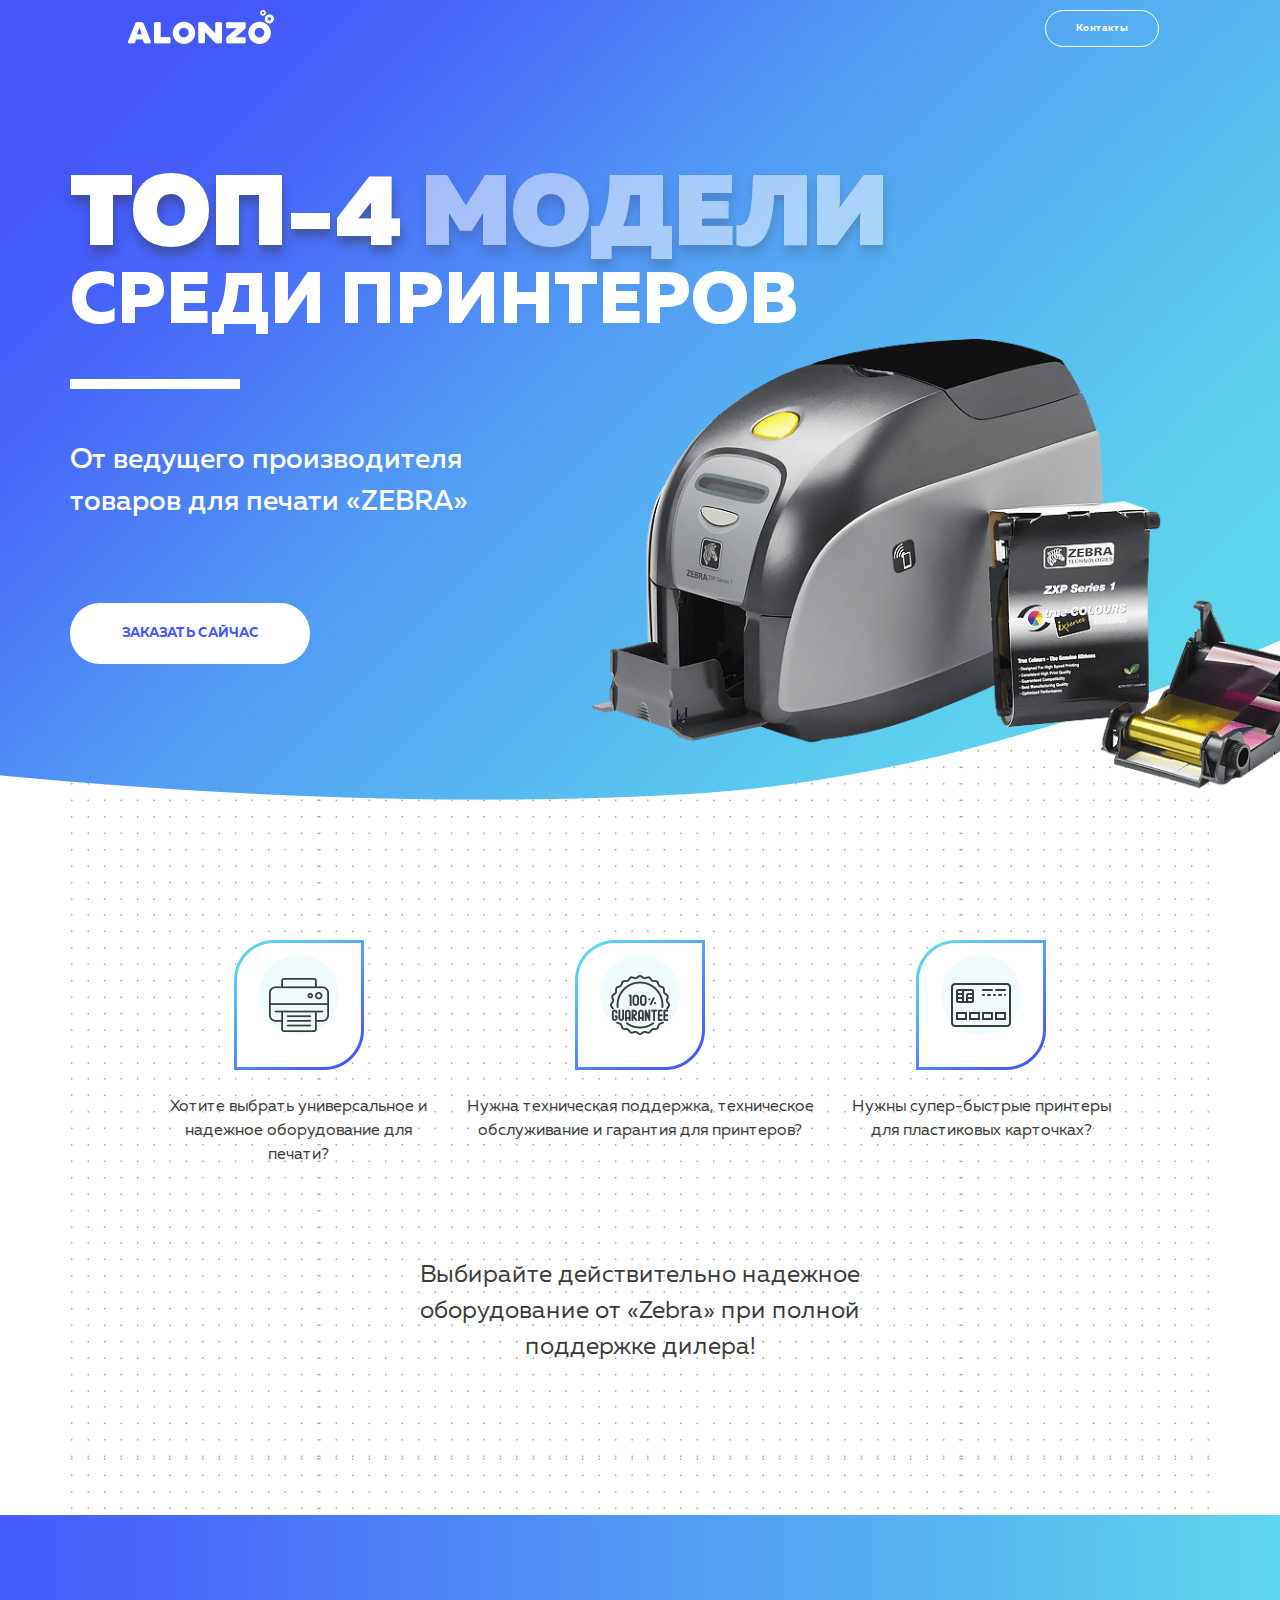
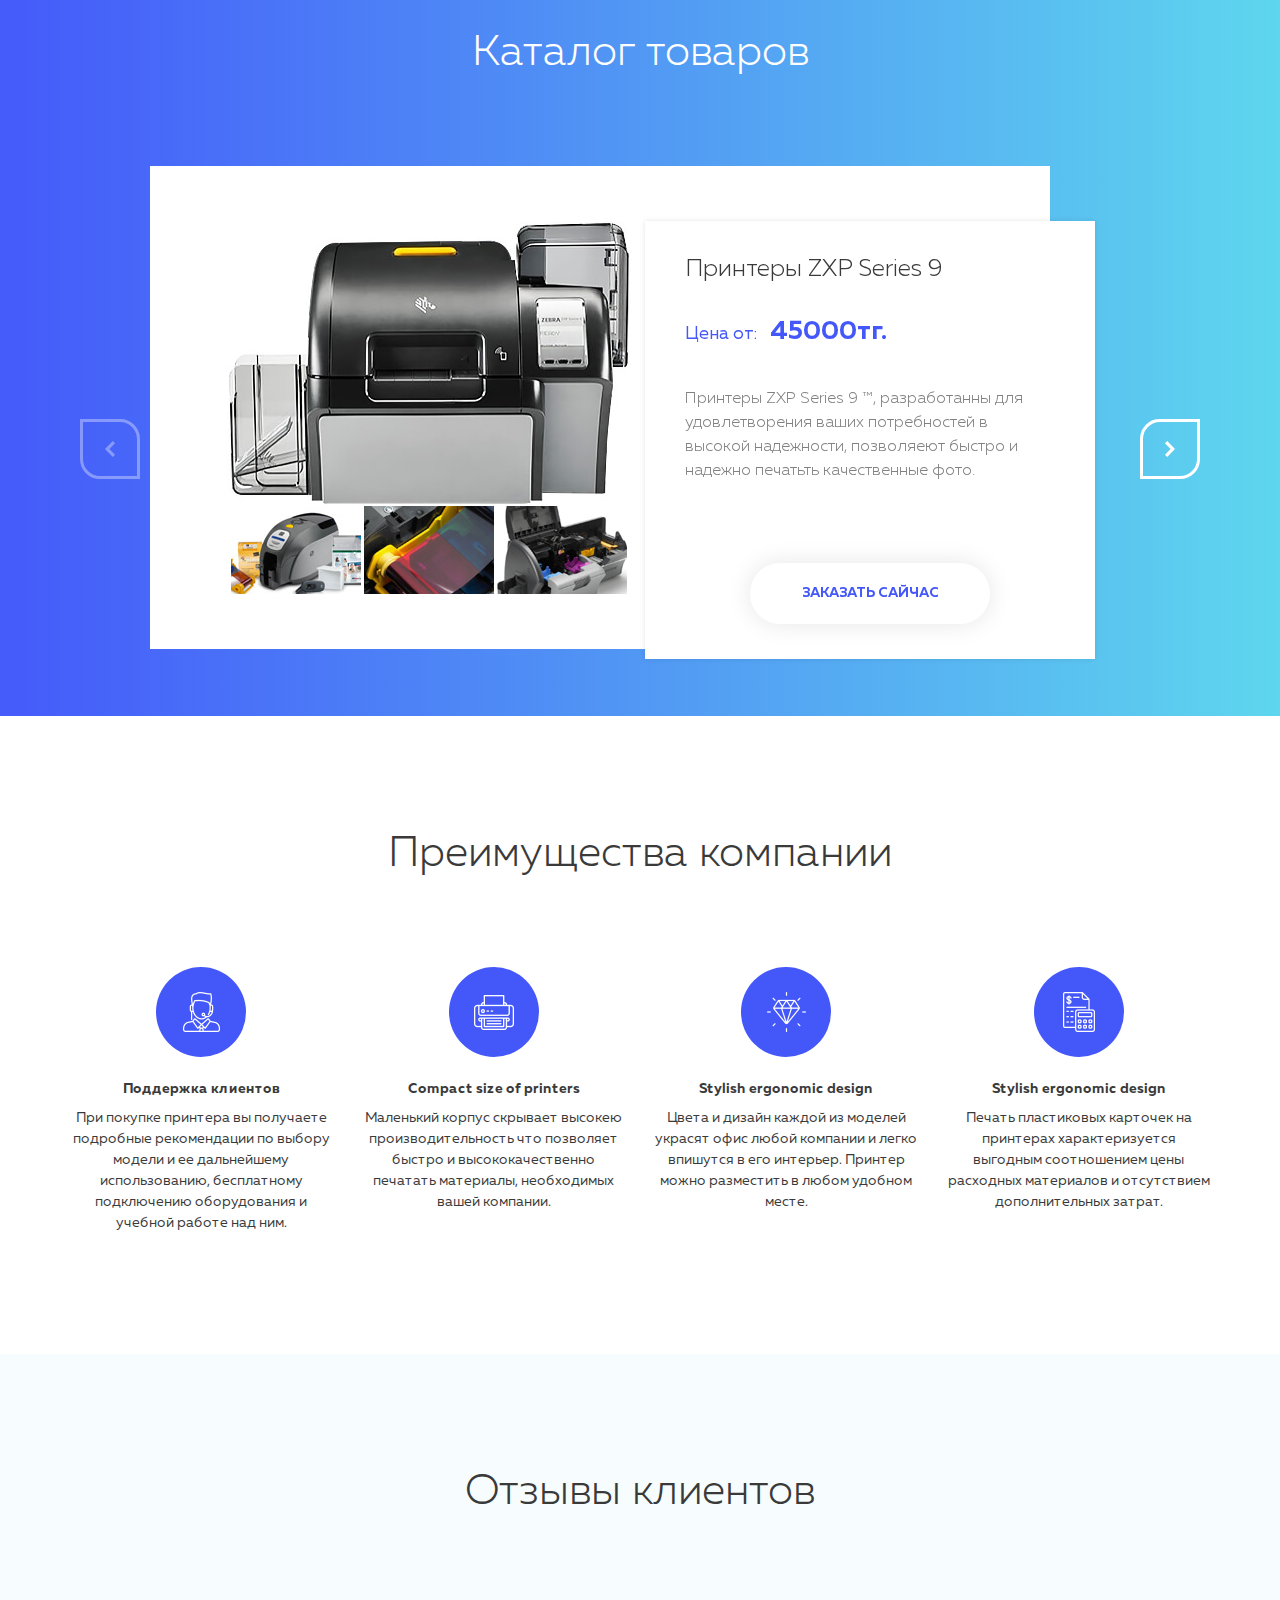
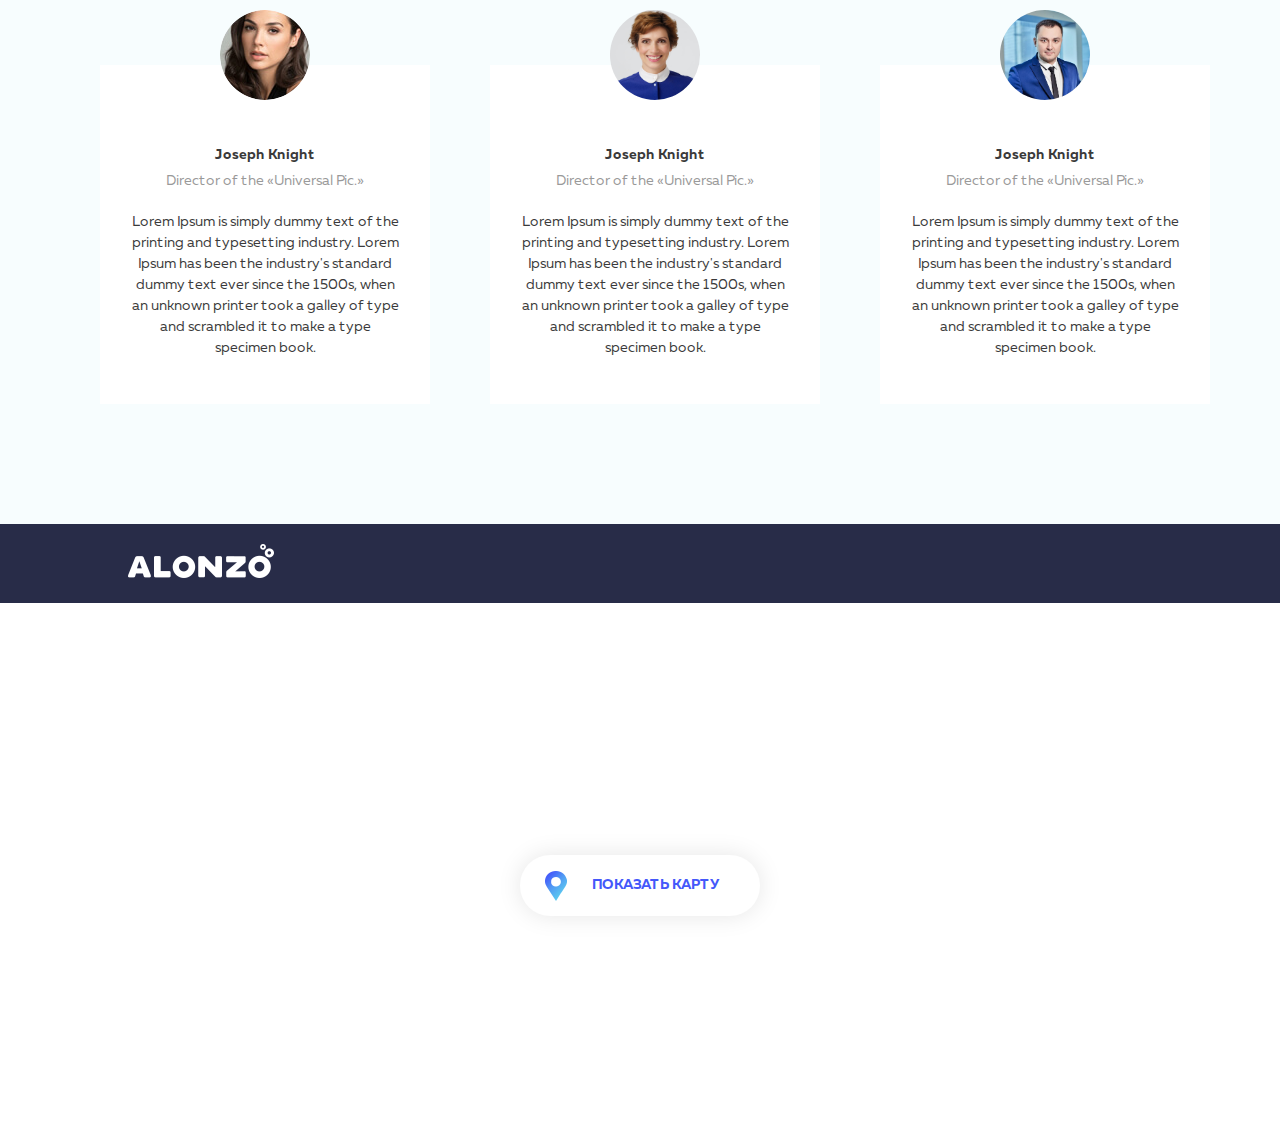
<file: alonzo.kz/index.html>
<!DOCTYPE html>
<html class="no-js" lang="ru">

<head>

	<meta charset="utf-8">

	<title>Alonzo.kz</title>
	<meta name="description" content="">

	<meta http-equiv="X-UA-Compatible" content="IE=edge">
	<meta name="viewport" content="width=device-width, initial-scale=1, maximum-scale=1">

	<meta property="og:image" content="path/to/image.jpg">

	<link rel="shortcut icon" href="img/favicon/favicon.ico" type="image/x-icon">
	<link rel="apple-touch-icon" href="img/favicon/apple-touch-icon.png">
	<link rel="apple-touch-icon" sizes="72x72" href="img/favicon/apple-touch-icon-72x72.png">
	<link rel="apple-touch-icon" sizes="114x114" href="img/favicon/apple-touch-icon-114x114.png">

	<link rel="stylesheet" href="css/bootstrap.min.css">

	<link rel="stylesheet" href="js/swiper/swiper.min.css">
	<link rel="stylesheet" href="css/fonts.min.css">
	<link rel="stylesheet" href="css/header.min.css">


</head>

<body>
	
	<header>
		<div class="container l-grid "> 
			<div class="row">

				<div class="col-sm-3 col-xs-6">
					<div class="header__logo">
						<h1 class="logo">
							<a href="" alert="Alonzo.kz"> </a>
						</h1>
					</div>
				</div>

				<div class="col-sm-2 col-sm-offset-7 col-xs-3 col-xs-offset-3">
					<a href="#contact" class="header__contact m-button">Контакты</a>
				</div>

			</div>
			<div class="row l-header__section">
				
				<div class="col-sm-9"> 
					<div class="header__title">
						<h2 class="header__title--main">
							Топ-4 
							<div class="header__title--main--opacity">модели</div>
						</h2>
						<h2 class="header__title--secondary">
							среди принтеров
						</h2>
					</div>
				</div>
				<div class="clearfix"></div>
				<div class="col-sm-5"> 
					<div class="header__text-desc">
						От ведущего производителя товаров для печати «ZEBRA»
					</div>
						<a href="" class="header__button m-button m-button--main">Заказать сайчас</a>
					
				</div>
				<div class="col-sm-8 col-xs-8 header__image"> 
					<img src="img/images/1.png" alt="" class="header__image--img">
				</div>


			</div>
		</div>
	</header>

	<div class="container l-grid "> 
		<section class="section-information">

			<div class="row">

				<div class="col-sm-3 section-information__cell col-sm-offset-1">
					<div class="section-information__cell--icon section-information__cell--print"> </div>
					<div class="section-information__cell--description">Хотите выбрать универсальное и надежное оборудование для печати?</div>
				</div>
				<div class="col-sm-4 section-information__cell">
					<div class="section-information__cell--icon section-information__cell--guarantee"> </div>
					<div class="section-information__cell--description">Нужна техническая поддержка, техническое обслуживание и гарантия для принтеров?</div>
				</div>
				<div class="col-sm-3 section-information__cell">
					<div class="section-information__cell--icon section-information__cell--card"> </div>
					<div class="section-information__cell--description">Нужны супер-быстрые принтеры для пластиковых карточках?</div>
				</div>

				<div class="col-sm-6 col-sm-offset-3 section-information__text">
					Выбирайте действительно надежное оборудование от «Zebra» при полной поддержке дилера!
				</div>
			</div>

		</section>
	</div>

	<section class="section-catalog">
		<div class="container l-grid "> 
			<div class="row">
				<h3 class="section__title section-catalog__title">Каталог товаров</h3>
				<div class="col-sm-12">
					
					<!-- Slider main container -->
					<div class="swiper-container">
					    <!-- Additional required wrapper -->
					    <div class="swiper-wrapper col-sm-10 col-sm-offset-1 col-xs-10">
					       <!-- Slides -->
					        <div class="swiper-slide">
					        <div class="row">
					        	<div class="row swiper-slide-block">
											<div class="col-sm-7 col-xs-6 swiper-slide__image">
					        			<div class="col-sm-12 col-xs-12 swiper-slide__image--main">

						        			<div class="row">
						        				<img src="img/images/1/1.jpg" alt="">
						        			</div>
					        				
					        			</div>
												<div class="col-sm-12 col-xs-12 swiper-slide__image--secondary">

													<div class="row">
														<img src="img/images/1/2.jpg" alt="">
														<img src="img/images/1/3.jpg" alt="">
														<img src="img/images/1/4.jpg" alt="">
													</div>
													
												</div>
					        		</div>
											<div class="col-sm-6 swiper-slide-description">
												<h4 class="swiper-slide-description-title">
													Принтеры ZXP Series 9
												</h4>
												<div class="swiper-slide-description-price">
													<div class="swiper-slide-description-price-from">Цена от:</div>
													<div class="swiper-slide-description-price-num">45000тг.</div>
												</div>
												<div class="swiper-slide-description-text">
													Принтеры ZXP Series 9 ™, разработанны для удовлетворения ваших потребностей в высокой надежности, позволяеют быстро и надежно печатьть качественные фото.
												</div>
												<div class="l-button">
													<a href="" class="header__button m-button m-button--main">Заказать сайчас</a>
												</div>
												
											</div>

					        	</div>
										</div>
					        </div>

									<!-- Slides -->
					        <div class="swiper-slide">
					        <div class="row">
					        	<div class="row swiper-slide-block">
											<div class="col-sm-7 col-xs-6 swiper-slide__image">
					        			<div class="col-sm-12 col-xs-12 swiper-slide__image--main">

						        			<div class="row">
						        				<img src="img/images/1/1.jpg" alt="">
						        			</div>
					        				
					        			</div>
												<div class="col-sm-12 col-xs-12 swiper-slide__image--secondary">

													<div class="row">
														<img src="img/images/1/2.jpg" alt="">
														<img src="img/images/1/3.jpg" alt="">
														<img src="img/images/1/4.jpg" alt="">
													</div>
													
												</div>
					        		</div>
											<div class="col-sm-6 swiper-slide-description">
												<h4 class="swiper-slide-description-title">
													Принтеры ZXP Series 9
												</h4>
												<div class="swiper-slide-description-price">
													<div class="swiper-slide-description-price-from">Цена от:</div>
													<div class="swiper-slide-description-price-num">$125</div>
												</div>
												<div class="swiper-slide-description-text">
													Принтеры ZXP Series 9 ™, разработанны для удовлетворения ваших потребностей в высокой надежности, позволяеют быстро и надежно печатьть качественные фото.
												</div>
												<div class="l-button">
													<a href="" class="header__button m-button m-button--main">Заказать сайчас</a>
												</div>
												
											</div>

					        	</div>
										</div>
					        </div>
					        
									<!-- Slides -->
					        <div class="swiper-slide">
					        <div class="row">
					        	<div class="row swiper-slide-block">
											<div class="col-sm-7 col-xs-6 swiper-slide__image">
					        			<div class="col-sm-12 col-xs-12 swiper-slide__image--main">

						        			<div class="row">
						        				<img src="img/images/1/1.jpg" alt="">
						        			</div>
					        				
					        			</div>
												<div class="col-sm-12 col-xs-12 swiper-slide__image--secondary">

													<div class="row">
														<img src="img/images/1/2.jpg" alt="">
														<img src="img/images/1/3.jpg" alt="">
														<img src="img/images/1/4.jpg" alt="">
													</div>
													
												</div>
					        		</div>
											<div class="col-sm-6 swiper-slide-description">
												<h4 class="swiper-slide-description-title">
													Принтеры ZXP Series 9
												</h4>
												<div class="swiper-slide-description-price">
													<div class="swiper-slide-description-price-from">Цена от:</div>
													<div class="swiper-slide-description-price-num">$125</div>
												</div>
												<div class="swiper-slide-description-text">
													Принтеры ZXP Series 9 ™, разработанны для удовлетворения ваших потребностей в высокой надежности, позволяеют быстро и надежно печатьть качественные фото.
												</div>
												<div class="l-button">
													<a href="" class="header__button m-button m-button--main">Заказать сайчас</a>
												</div>
												
											</div>

					        	</div>
										</div>
					        </div>

					    </div>
					 
					    <!-- If we need navigation buttons -->
					    <div class="swiper-button-prev"></div>
					    <div class="swiper-button-next"></div>
					</div>

				</div>
			</div>
		</div>
	</section>

	<div class="container l-grid ">
		<section class="section-advantages">
				<h3 class="section__title section-advantages__title">Преимущества компании</h3>
				<div class="row">

					<div class="col-sm-3 section-information__cell section-advantages__cell">
						<div class="section-information__cell--icon section-advantages__cell--icon section-advantages__cell--support"> </div>
						<h5 class="section-advantages__cell--title">Поддержка клиентов</h5>
						<div class="section-information__cell--description section-advantages__cell--description">При покупке принтера вы получаете подробные рекомендации по выбору модели и ее дальнейшему использованию, бесплатному подключению оборудования и учебной работе над ним.</div>
					</div>
					<div class="col-sm-3 section-information__cell">
						<div class="section-information__cell--icon section-advantages__cell--icon section-advantages__cell--size"> </div>
						<h5 class="section-advantages__cell--title">Compact size of printers</h5>
						<div class="section-information__cell--description section-advantages__cell--description">Маленький корпус скрывает высокeю производительность что позволяет быстро и высококачественно печатать материалы, необходимых вашей компании.</div>
					</div>
					<div class="col-sm-3 section-information__cell">
						<div class="section-information__cell--icon section-advantages__cell--icon section-advantages__cell--design"> </div>
						<h5 class="section-advantages__cell--title">Stylish ergonomic design</h5>
						<div class="section-information__cell--description section-advantages__cell--description">Цвета и дизайн каждой из моделей украсят офис любой компании и легко впишутся в его интерьер. Принтер можно разместить в любом удобном месте.</div>
					</div>
					<div class="col-sm-3 section-information__cell">
						<div class="section-information__cell--icon section-advantages__cell--icon section-advantages__cell--cards"> </div>
						<h5 class="section-advantages__cell--title">Stylish ergonomic design</h5>
						<div class="section-information__cell--description section-advantages__cell--description">Печать пластиковых карточек на принтерах характеризуется выгодным соотношением цены расходных материалов и отсутствием дополнительных затрат.</div>
					</div>

				</div>
		</section>
		
	</div>

	<section class="section-reviews">
		<div class="container l-grid ">
			<h3 class="section__title section-advantages__title">Отзывы клиентов</h3>
			<div class="row">

			<!-- Slider main container -->
			<div class="swiper-reviews">
        <!-- Slides -->
        <div class="swiper-slide col-sm-4 col-xs-12 l-reviews-slide">
						<div class="col-sm-11 col-sm-offset-1 swiper-reviews-slide">
							<img src="img/images/rexiews/1.jpg" alt="" class="swiper-reviews-slide--img">
							<div class="swiper-reviews-slide--title">Joseph Knight</div>
							<div class="swiper-reviews-slide--profasion">Director of the «Universal Pic.»</div>
							<div class="swiper-reviews-slide--text">Lorem Ipsum is simply dummy text of the printing and typesetting industry. Lorem Ipsum has been the industry's standard dummy text ever since the 1500s, when an unknown printer took a galley of type and scrambled it to make a type specimen book.</div>
						</div>

        	</div>
				 <!-- Slides -->
        	<div class="swiper-slide col-sm-4 col-xs-12 l-reviews-slide">
						<div class="col-sm-11 col-sm-offset-1 swiper-reviews-slide">
							<img src="img/images/rexiews/H31.jpg" alt="" class="swiper-reviews-slide--img">
							<div class="swiper-reviews-slide--title">Joseph Knight</div>
							<div class="swiper-reviews-slide--profasion">Director of the «Universal Pic.»</div>
							<div class="swiper-reviews-slide--text">Lorem Ipsum is simply dummy text of the printing and typesetting industry. Lorem Ipsum has been the industry's standard dummy text ever since the 1500s, when an unknown printer took a galley of type and scrambled it to make a type specimen book.</div>
						</div>

        	</div>
				 <!-- Slides -->
        	<div class="swiper-slide col-sm-4 col-xs-12 l-reviews-slide">
						<div class="col-sm-11 col-sm-offset-1 swiper-reviews-slide">
							<img src="img/images/rexiews/iljdar_kurmanaev.jpg" alt="" class="swiper-reviews-slide--img">
							<div class="swiper-reviews-slide--title">Joseph Knight</div>
							<div class="swiper-reviews-slide--profasion">Director of the «Universal Pic.»</div>
							<div class="swiper-reviews-slide--text">Lorem Ipsum is simply dummy text of the printing and typesetting industry. Lorem Ipsum has been the industry's standard dummy text ever since the 1500s, when an unknown printer took a galley of type and scrambled it to make a type specimen book.</div>
						</div>
        	</div>
				</div>

			</div>
		</div>	
	</section>

	<section class="section-contact" id="contact">

		<script type="text/javascript" charset="utf-8" async src="https://api-maps.yandex.ru/services/constructor/1.0/js/?um=constructor%3A23d86ee536dd86f3fd4ce167b44c194550c22c3efe0f10c25fe522928c172137&amp;width=100%25&amp;height=720&amp;lang=ru_RU&amp;scroll=false"></script>

		<div class="l-position">
			<h3 class="section__title section-advantages__title section-contact__title">Контактная информация</h3>
			<div class="container l-grid">
				<div class="row">
					<div class="l-button section-contact__button">
						<a href="" class="header__button section-contact__button--map m-button m-button--main js-map">Показать карту</a>
					</div>
					<div class="section-contact__contact-info">
						<div class="col-sm-3 col-sm-offset-1 col-xs-6">
							<div class="section-contact__contact-info--icon section-contact__contact-info--adres"></div>
							<div class="section-contact__contact-info--text">г.Астана ул. Сыганак, 25</div>
						</div>
						<div class="col-sm-3 col-sm-offset-1 col-xs-6">
							<div class="section-contact__contact-info--icon section-contact__contact-info--phone"></div>
							<div class="section-contact__contact-info--text">
							8 705 567 890 11 <br />
							8 777 983 245 88
							</div>
						</div>
						<div class="col-sm-3 col-sm-offset-1 col-xs-6">
							<div class="section-contact__contact-info--icon section-contact__contact-info--meil"></div>
							<div class="section-contact__contact-info--text">
								info@example.com <br />
								founder@example.com
							</div>
						</div>

					</div>
				</div>
			</div>
		</div>	
	</section>

	<footer>
		<div class="container l-grid "> 
			<div class="row">

				<div class="col-sm-3 col-xs-6">
					<div class="header__logo">
						<h1 class="logo">
							<a href=""> </a>
						</h1>
					</div>
				</div>

			</div>
		</div>
	</footer>

	<div class="hidden"></div>
	<script src="js/jquery-3.2.1.min.js"></script>
	<script src="js/jquery-migrate-3.0.0.min.js"></script>

	<!--[if lt IE 9]>
	<script src="libs/html5shiv/es5-shim.min.js"></script>
	<script src="libs/html5shiv/html5shiv.min.js"></script>
	<script src="libs/html5shiv/html5shiv-printshiv.min.js"></script>
	<script src="libs/respond/respond.min.js"></script>
	<![endif]-->

	<!-- Load Scripts Start -->
	<script>var scr = {"scripts":[
		{"src" : "js/libs.js", "async" : false},
		{"src" : "js/common.js", "async" : false}
		]};!function(t,n,r){"use strict";var c=function(t){if("[object Array]"!==Object.prototype.toString.call(t))return!1;for(var r=0;r<t.length;r++){var c=n.createElement("script"),e=t[r];c.src=e.src,c.async=e.async,n.body.appendChild(c)}return!0};t.addEventListener?t.addEventListener("load",function(){c(r.scripts);},!1):t.attachEvent?t.attachEvent("onload",function(){c(r.scripts)}):t.onload=function(){c(r.scripts)}}(window,document,scr);
	</script>
<script src="js/swiper/swiper.min.js"></script>
<script>
  var mySwiper = new Swiper ('.swiper-container', {
    loop: false, 

    // Navigation arrows
    navigation: {
      nextEl: '.swiper-button-next',
      prevEl: '.swiper-button-prev',
    }
  });

  </script>
  <script>
            $('.js-map').click(function(){
                $("ymaps").toggleClass('js-map-active');
                return false;
            });

		$(document).ready(function(){
			// Плавный скролл по якорям
			$('a[href^="#"]').click(function () { 
			    elementClick = $(this).attr("href");
				destination = $(elementClick).offset().top;
				$('html').animate( { scrollTop: destination }, 1000 );
				return false;
		   });
		});
  </script>

	<!-- Load Scripts End -->

</body>
</html>
</file>
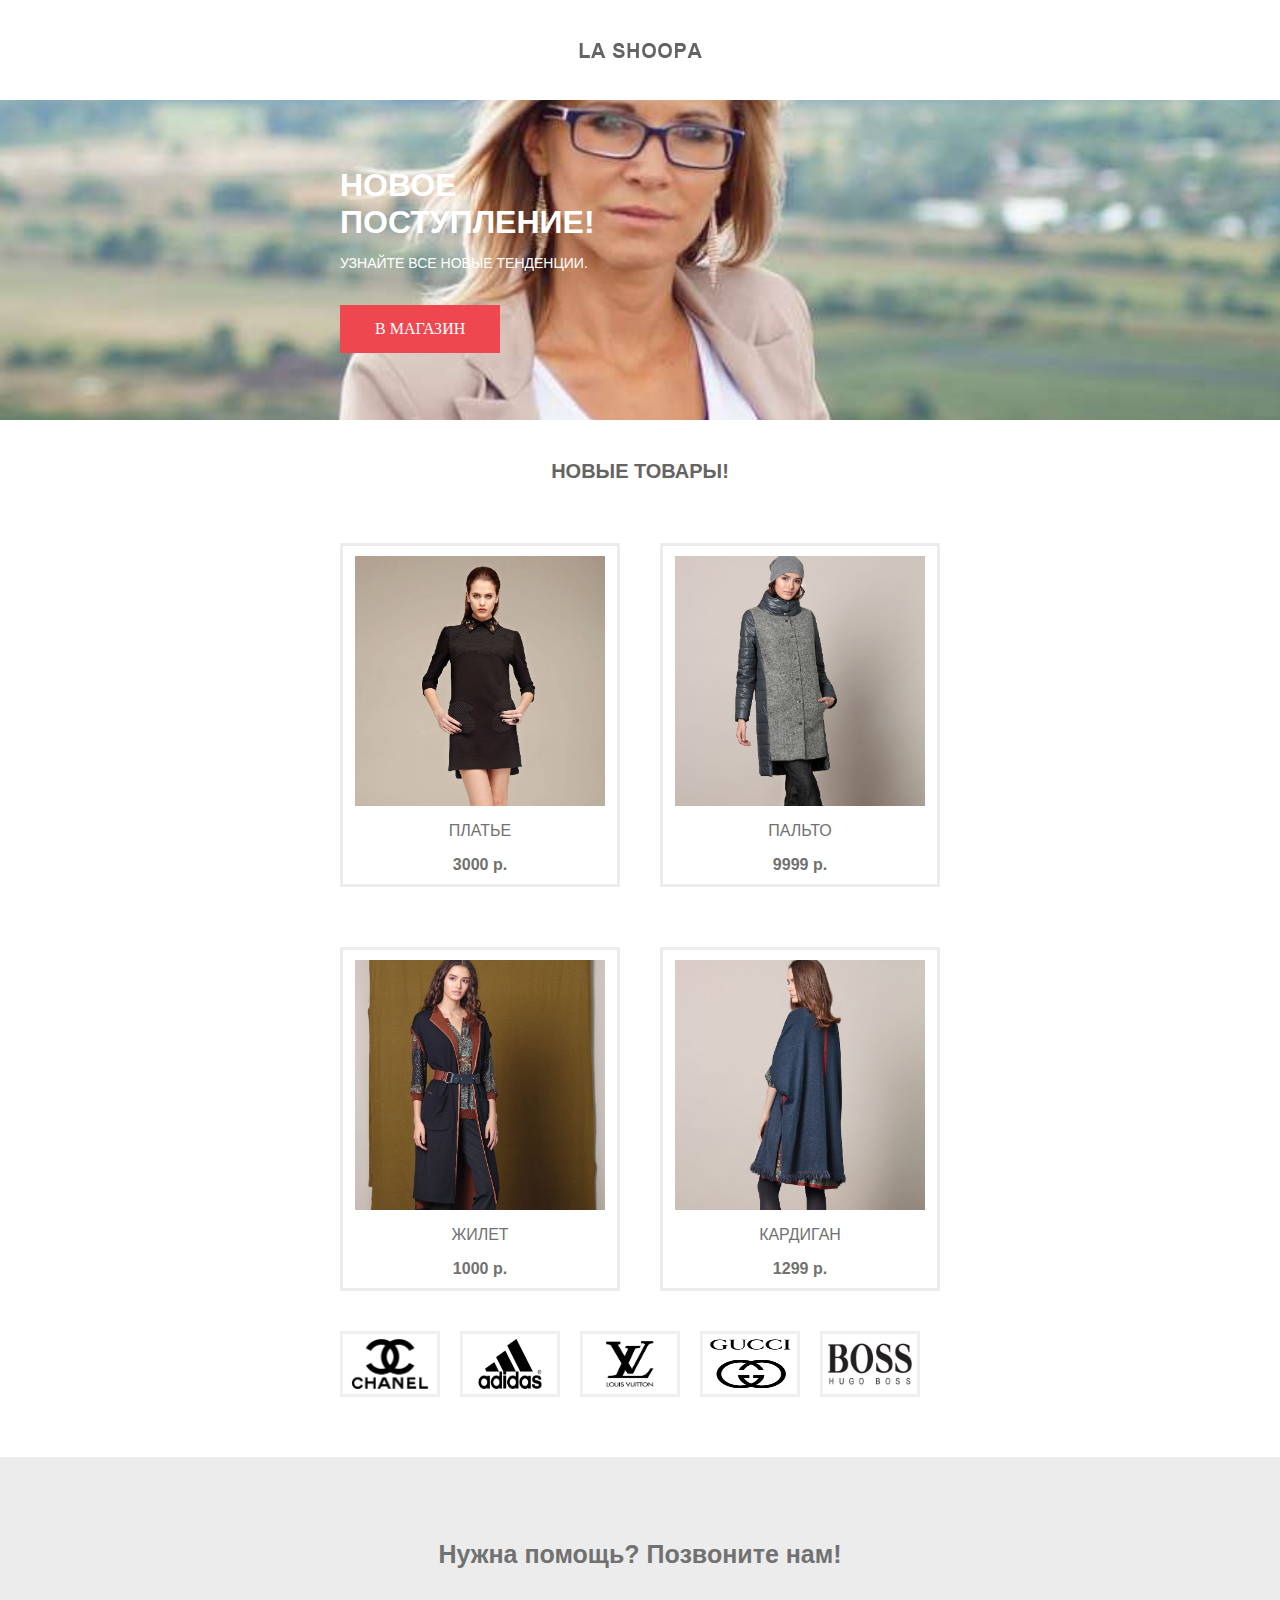
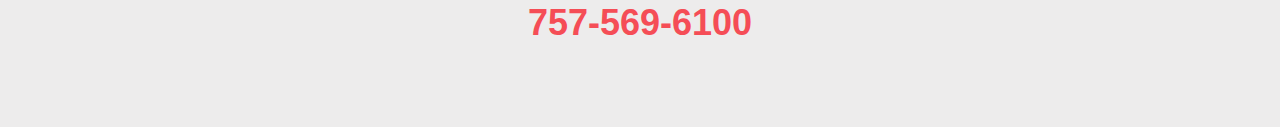
<file: email-clothes/index.html>
<!DOCTYPE HTML PUBLIC "-//W3C//DTD HTML 4.0 Transitional//EN">
<html lang="ru">

<head>
	<meta http-equiv="content-type" content="text/html" charset="utf-8">
</head>

<body border="0" style="margin:0; padding:0" width="100%">
	
<table border="0" cellpadding="0" cellspacing="0" style="margin:0; padding:0" width="100%">
	<tr class="priheader">
		<td  bgcolor="#ffffff" height="100px" width="100%" align="center">
			 <center style="max-width: 600px; width: 100%;">
            <h1 style="margin: 0;"><a href=""><img src="logo.png" alt="" width="123px" height="15px;"></a></h1>
			 </center>
		</td>
	</tr>

  <tr class="header">
    <td  bgcolor="#edecec" style="background: url(header.jpg) no-repeat center; background-size: cover;" height="320px" width="100%" align="center">
       <center align="left" style="max-width: 600px; width: 100%;">
          <h2 style="width: 350px; font-size: 32px; font-family: Arial, Helvetica, sans-serif; font-weight: bold; margin: 0; text-transform: uppercase; color: #ffffff;">Новое поступление!</h2>
          <p width="320px" style="padding-bottom: 20px; width: 350px; font-size: 14px; font-family: Arial, Helvetica, sans-serif; text-transform: uppercase; color: #ffffff;">Узнайте все новые тенденции.</p>
          <a bgcolor="#ef4750" href="" style="color: #ffffff; display: inline-block; padding: 15px 35px; background: #ef4750; text-decoration: none; text-transform: uppercase; font-family: Georgia, serif;">В магазин</a>
       </center>
    </td>
  </tr>
  
  <tr class="body">
     <td align="center" style="padding-top: 40px">
      <center style="max-width: 600px; width: 100%;">
       <!--[if gte mso 9]>
        <table border="0" cellpadding="0" cellspacing="0" style="margin:0; padding:0"><tr><td>
        <![endif]-->
        <table border="0" cellpadding="0" cellspacing="0" style="margin:0; padding:0" width="100%">
          <tr>
            <h3 style="color: #656363; font-size: 20px; text-transform: uppercase; font-family: Arial, Helvetica, sans-serif;">Новые товары!</h3>
          </tr>
          <tr>
            <td  style="padding: 40px 0 20px 0">
              <!--[if gte mso 9]>
              <table border="0" cellpadding="0" cellspacing="0">
              <tr><td align="center">
                     <table border="0" cellpadding="0" cellspacing="0" width="300"     align="center"><tr><td>
              <![endif]-->

              <!-- Блок номер 1 -->
              <span style="display:inline-block; width:280px; padding-right: 20px;" align="center">
                <a href="" style="color: #717171; text-decoration: none; text-transform: uppercase; font-family: Arial, Helvetica, sans-serif; padding: 10px; display: block; border: 3px solid #edecec;">
                  <img src="1.jpg" alt="" max-width="250px" height="250px">
                  <p>Платье</p>
                  <b style="text-transform: initial;">3000 р.</b>
                </a>
              </span><!--[if gte mso 9]>
   </td></tr></table>
   </td>
   <td align="center">
   <table border="0" cellpadding="0" cellspacing="0" align="center"><tr><td>
   <![endif]--><span style="display:inline-block; width:280px; padding-left: 20px;" align="center">
                  <a href="" style="color: #717171; text-decoration: none; text-transform: uppercase; font-family: Arial, Helvetica, sans-serif; padding: 10px; display: block; border: 3px solid #edecec;">
                    <img src="2.jpg" alt="" max-width="250px" height="250px">
                    <p>Пальто</p>
                    <b style="text-transform: initial;">9999 р.</b>
                  </a>
               </span>
              <!-- Блок номер 2 -->
              <!--[if gte mso 9]>
              </td></tr></table>
              </td>
              </tr></table>
              <![endif]-->
            </td>
          </tr>

          <tr>
            <td  style="padding: 40px 0 20px 0">
              <!--[if gte mso 9]>
              <table border="0" cellpadding="0" cellspacing="0">
              <tr><td align="center">
                     <table border="0" cellpadding="0" cellspacing="0" width="300"     align="center"><tr><td>
              <![endif]-->

              <!-- Блок номер 1 -->
              <span style="display:inline-block; width:280px; padding-right: 20px;" align="center">
                <a href="" style="color: #717171; text-decoration: none; text-transform: uppercase; font-family: Arial, Helvetica, sans-serif; padding: 10px; display: block; border: 3px solid #edecec;">
                  <img src="3.jpg" alt="" max-width="250px" height="250px">
                  <p>Жилет</p>
                  <b style="text-transform: initial;">1000 р.</b>
                </a>
              </span><!--[if gte mso 9]>
   </td></tr></table>
   </td>
   <td align="center">
   <table border="0" cellpadding="0" cellspacing="0" align="center"><tr><td>
   <![endif]--><span style="display:inline-block; width:280px; padding-left: 20px;" align="center">
                  <a href="" style="color: #717171; text-decoration: none; text-transform: uppercase; font-family: Arial, Helvetica, sans-serif; padding: 10px; display: block; border: 3px solid #edecec;">
                    <img src="4.jpg" alt="" max-width="250px" height="250px">
                    <p>Кардиган</p>
                    <b style="text-transform: initial;">1299 р.</b>
                  </a>
               </span>
              <!-- Блок номер 2 -->
              <!--[if gte mso 9]>
              </td></tr></table>
              </td>
              </tr></table>
              <![endif]-->
            </td>
          </tr>

          <tr>
            <td  style="padding: 20px 0 60px 0">
              <!--[if gte mso 9]>
              <table border="0" cellpadding="0" cellspacing="0">
              <tr><td align="center">
                     <table border="0" cellpadding="0" cellspacing="0" width="300"     align="center"><tr><td>
              <![endif]-->
              <span style="display:inline-block; width:100px; padding-right: 20px;" align="center">
              	<div align="center" width="100px" height="50px" style="display: block; padding: 5px; border: 3px solid #f0efef; width: 84px; height: 50px;">
              		<img src="m-1.jpg" alt="" width="84px" height="100%">
              	</div>
              </span><!--[if gte mso 9]>
   </td></tr></table>
   </td>
   <td align="center">
   <table border="0" cellpadding="0" cellspacing="0" align="center"><tr><td>
   <![endif]--><span style="display:inline-block; width:100px; padding-right: 20px;" align="center">
              	<div align="center" width="100px" height="50px" style="display: block; padding: 5px; border: 3px solid #f0efef; width: 84px; height: 50px;">
              		<img src="m-2.jpg" alt="" width="84px" height="100%">
              	</div>
              </span><!--[if gte mso 9]>
   </td></tr></table>
   </td>
   <td align="center">
   <table border="0" cellpadding="0" cellspacing="0" align="center"><tr><td>
   <![endif]--><span style="display:inline-block; width:100px; padding-right: 20px;" align="center">
              	<div align="center" width="100px" height="50px" style="display: block; padding: 5px; border: 3px solid #f0efef; width: 84px; height: 50px;">
              		<img src="m-3.jpg" alt="" width="84px" height="100%">
              	</div>
              </span><!--[if gte mso 9]>
   </td></tr></table>
   </td>
   <td align="center">
   <table border="0" cellpadding="0" cellspacing="0" align="center"><tr><td>
   <![endif]--><span style="display:inline-block; width:100px; padding-right: 20px;" align="center">
              	<div align="center" width="100px" height="50px" style="display: block; padding: 5px; border: 3px solid #f0efef; width: 84px; height: 50px;">
              		<img src="m-4.jpg" alt="" width="84px" height="100%">
              	</div>
              </span><!--[if gte mso 9]>
   </td></tr></table>
   </td>
   <td align="center">
   <table border="0" cellpadding="0" cellspacing="0" align="center"><tr><td>
   <![endif]--><span style="display:inline-block; width:100px; padding-right: 20px;" align="center">
              	<div align="center" width="100px" height="50px" style="display: block; padding: 5px; border: 3px solid #f0efef; width: 84px; height: 50px;">
              		<img src="m-5.jpg" alt="" width="84px" height="100%">
              	</div>
              </span><!--[if gte mso 9]>
              </td></tr></table>
              </td>
              </tr></table>
              <![endif]-->
            </td>
          </tr>
        </table>
      </center>
    </td>
  <tr>
    
  <tr class="footer">
    <td bgcolor="#edecec" height="270px" width="100%" align="center">
      <h4 style="color: #717171; font-family: Arial, Helvetica, sans-serif; font-size: 25px;">Нужна помощь? Позвоните нам!</h4>
      <a href="tel:757-569-6100" value="757-569-6100" target="_blank" style="font-size: 36px; text-decoration: none; color: #f54d56; font-family: Arial, Helvetica, sans-serif; font-weight: bold;">757-569-6100</a>
    </td>
  </tr>
 

</table>

</body>
</html>
</file>
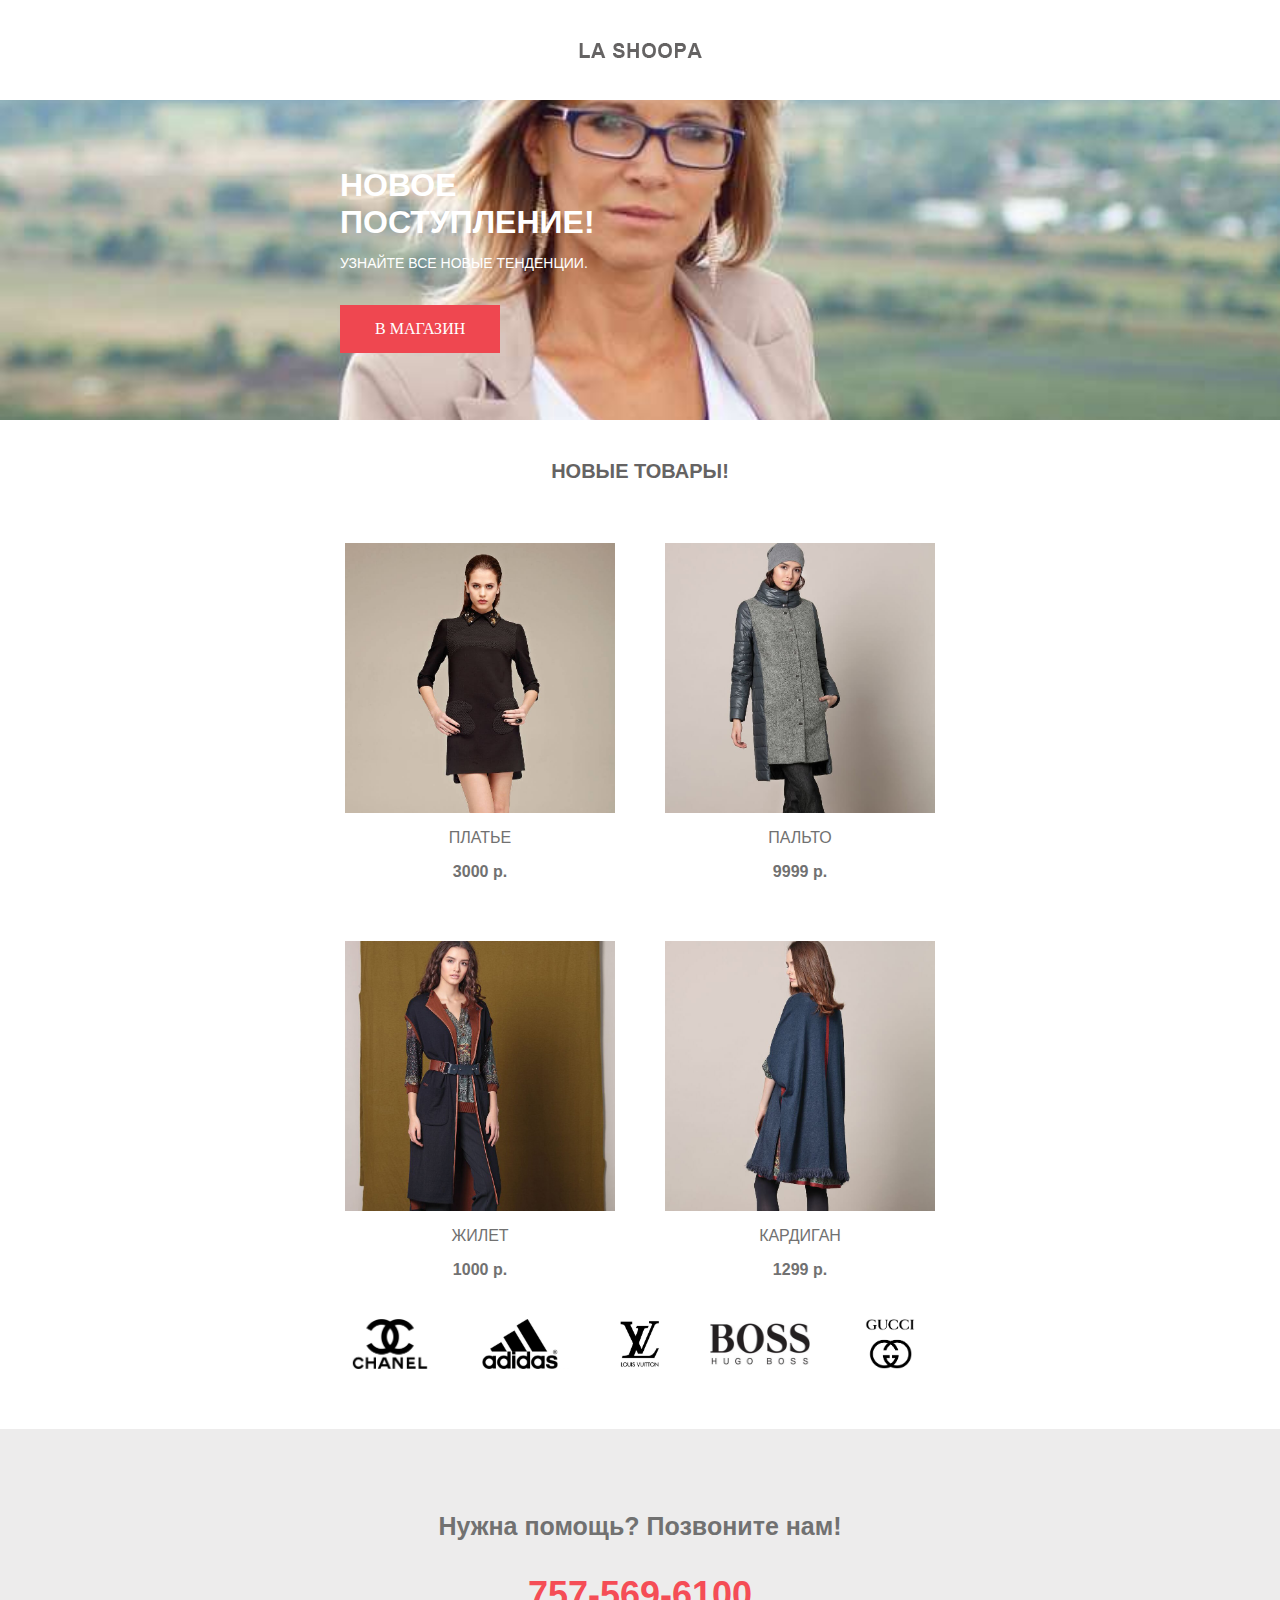
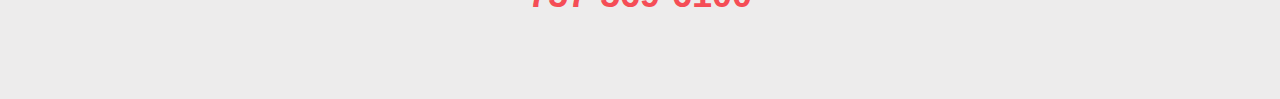
<file: email-clothes/email.html>
<!DOCTYPE HTML PUBLIC "-//W3C//DTD HTML 4.0 Transitional//EN">
<html lang="ru">

<head>
	<meta http-equiv="content-type" content="text/html" charset="utf-8">
</head>

<body border="0" style="margin:0; padding:0" width="100%">
	
<table border="0" cellpadding="0" cellspacing="0" style="margin:0; padding:0" width="100%">
	<tr class="priheader">
		<td  bgcolor="#ffffff" height="100px" width="100%" align="center">
			 <center style="max-width: 600px; width: 100%;">
            <h1 style="margin: 0;"><a href=""><img src="logo.png" alt="" width="123px" height="15px;"></a></h1>
			 </center>
		</td>
	</tr>

  <tr class="header">
    <td  bgcolor="#edecec" style="background: url(header.jpg) no-repeat center; background-size: cover;" height="320px" width="100%" align="center">
       <center align="left" style="max-width: 600px; width: 100%;">
          <h2 style="width: 350px; font-size: 32px; font-family: Arial, Helvetica, sans-serif; font-weight: bold; margin: 0; text-transform: uppercase; color: #ffffff;">Новое поступление!</h2>
          <p width="320px" style="padding-bottom: 20px; width: 350px; font-size: 14px; font-family: Arial, Helvetica, sans-serif; text-transform: uppercase; color: #ffffff;">Узнайте все новые тенденции.</p>
          <a bgcolor="#ef4750" href="" style="color: #ffffff; display: inline-block; padding: 15px 35px; background: #ef4750; text-decoration: none; text-transform: uppercase; font-family: Georgia, serif;">В магазин</a>
       </center>
    </td>
  </tr>
  
  <tr class="body">
     <td align="center" style="padding-top: 40px">
      <center style="max-width: 600px; width: 100%;">
       <!--[if gte mso 9]>
        <table border="0" cellpadding="0" cellspacing="0" style="margin:0; padding:0"><tr><td>
        <![endif]-->
        <table border="0" cellpadding="0" cellspacing="0" style="margin:0; padding:0" width="100%">
          <tr>
            <h3 style="color: #656363; font-size: 20px; text-transform: uppercase; font-family: Arial, Helvetica, sans-serif;">Новые товары!</h3>
          </tr>
          <tr>
            <td  style="padding: 40px 0 20px 0">
              <!--[if gte mso 9]>
              <table border="0" cellpadding="0" cellspacing="0">
              <tr><td align="center">
                     <table border="0" cellpadding="0" cellspacing="0" width="300"     align="center"><tr><td>
              <![endif]-->

              <!-- Блок номер 1 -->
              <span style="display:inline-block; width:280px; padding-right: 20px;" align="center">
                <a href="" style="color: #717171; text-decoration: none; text-transform: uppercase; font-family: Arial, Helvetica, sans-serif;">
                  <img src="1.jpg" alt="" max-width="270px" height="270px">
                  <p>Платье</p>
                  <b style="text-transform: initial;">3000 р.</b>
                </a>
              </span><!--[if gte mso 9]>
   </td></tr></table>
   </td>
   <td align="center">
   <table border="0" cellpadding="0" cellspacing="0" align="center"><tr><td>
   <![endif]--><span style="display:inline-block; width:280px; padding-left: 20px;" align="center">
                  <a href="" style="color: #717171; text-decoration: none; text-transform: uppercase; font-family: Arial, Helvetica, sans-serif;">
                    <img src="2.jpg" alt="" max-width="270px" height="270px">
                    <p>Пальто</p>
                    <b style="text-transform: initial;">9999 р.</b>
                  </a>
               </span>
              <!-- Блок номер 2 -->
              <!--[if gte mso 9]>
              </td></tr></table>
              </td>
              </tr></table>
              <![endif]-->
            </td>
          </tr>

          <tr>
            <td  style="padding: 40px 0 20px 0">
              <!--[if gte mso 9]>
              <table border="0" cellpadding="0" cellspacing="0">
              <tr><td align="center">
                     <table border="0" cellpadding="0" cellspacing="0" width="300"     align="center"><tr><td>
              <![endif]-->

              <!-- Блок номер 1 -->
              <span style="display:inline-block; width:280px; padding-right: 20px;" align="center">
                <a href="" style="color: #717171; text-decoration: none; text-transform: uppercase; font-family: Arial, Helvetica, sans-serif;">
                  <img src="3.jpg" alt="" max-width="270px" height="270px">
                  <p>Жилет</p>
                  <b style="text-transform: initial;">1000 р.</b>
                </a>
              </span><!--[if gte mso 9]>
   </td></tr></table>
   </td>
   <td align="center">
   <table border="0" cellpadding="0" cellspacing="0" align="center"><tr><td>
   <![endif]--><span style="display:inline-block; width:280px; padding-left: 20px;" align="center">
                  <a href="" style="color: #717171; text-decoration: none; text-transform: uppercase; font-family: Arial, Helvetica, sans-serif;">
                    <img src="4.jpg" alt="" max-width="270px" height="270px">
                    <p>Кардиган</p>
                    <b style="text-transform: initial;">1299 р.</b>
                  </a>
               </span>
              <!-- Блок номер 2 -->
              <!--[if gte mso 9]>
              </td></tr></table>
              </td>
              </tr></table>
              <![endif]-->
            </td>
          </tr>

          <tr>
            <td  style="padding: 20px 0 60px 0">
              <!--[if gte mso 9]>
              <table border="0" cellpadding="0" cellspacing="0">
              <tr><td align="center">
                     <table border="0" cellpadding="0" cellspacing="0" width="300"     align="center"><tr><td>
              <![endif]-->

              <!-- Блок номер 1 -->
              <span style="display:inline-block; width:100px; padding-right: 20px;" align="center">
                <a href="" align="center">
                  <img src="m-1.jpg" alt="" max-width="100px" height="50px">
                </a>
              </span><!--[if gte mso 9]>
   </td></tr></table>
   </td>
   <td align="center">
   <table border="0" cellpadding="0" cellspacing="0" align="center"><tr><td>
   <![endif]--><span style="display:inline-block; width:100px; padding: 0 10px;" align="center">
                <a href="" align="center">
                  <img src="m-2.jpg" alt="" max-width="100px" height="50px">
                </a>
              </span><!--[if gte mso 9]>
   </td></tr></table>
   </td>
   <td align="center">
   <table border="0" cellpadding="0" cellspacing="0" align="center"><tr><td>
   <![endif]--><span style="display:inline-block; width:100px; padding: 0 10px;" align="center">
                <a href="" align="center">
                  <img src="m-3.jpg" alt="" max-width="100px" height="50px">
                </a>
              </span><!--[if gte mso 9]>
   </td></tr></table>
   </td>
   <td align="center">
   <table border="0" cellpadding="0" cellspacing="0" align="center"><tr><td>
   <![endif]--><span style="display:inline-block; width:100px; padding: 0 10px;" align="center">
                <a href="" align="center">
                  <img src="m-5.jpg" alt="" max-width="100px" width="100%" height="50px">
                </a>
              </span><!--[if gte mso 9]>
   </td></tr></table>
   </td>
   <td align="center">
   <table border="0" cellpadding="0" cellspacing="0" align="center"><tr><td>
   <![endif]--><span style="display:inline-block; width:100px; padding-left: 20px;" align="center">
                <a href="" align="center">
                  <img src="m-4.jpg" alt="" max-width="100px" height="50px">
                </a>
              </span>
              <!-- Блок номер 2 -->
              <!--[if gte mso 9]>
              </td></tr></table>
              </td>
              </tr></table>
              <![endif]-->
            </td>
          </tr>
        </table>
      </center>
    </td>
  <tr>
    
  <tr class="footer">
    <td bgcolor="#edecec" height="270px" width="100%" align="center">
      <h4 style="color: #717171; font-family: Arial, Helvetica, sans-serif; font-size: 25px;">Нужна помощь? Позвоните нам!</h4>
      <a href="tel:757-569-6100" value="757-569-6100" target="_blank" style="font-size: 36px; text-decoration: none; color: #f54d56; font-family: Arial, Helvetica, sans-serif; font-weight: bold;">757-569-6100</a>
    </td>
  </tr>
 

</table>

</body>
</html>
</file>
<file: alonzo.kz/css/fonts.min.css>
@font-face {
  font-family: 'MullerBlack';
  src: url('../fonts/MullerBlack.eot'); /* IE9+ Compat Modes */
  src: url('../fonts/MullerBlack.eot?#iefix') format('embedded-opentype'), /* IE6-IE8 */
       url('../fonts/MullerBlack.woff2') format('woff2'), /* Super modern browsers */
       url('../fonts/MullerBlack.woff') format('woff'), /* Modern browsers */
       url('../fonts/MullerBlack.ttf')  format('truetype'), /* Safari, Android, iOS */
       url('../fonts/MullerBlack.svg#MullerBlack') format('svg'); /* Legacy iOS */
}
@font-face {
  font-family: 'MullerBold';
  src: url('../fonts/MullerBold.eot'); /* IE9+ Compat Modes */
  src: url('../fonts/MullerBold.eot?#iefix') format('embedded-opentype'), /* IE6-IE8 */
       url('../fonts/MullerBold.woff2') format('woff2'), /* Super modern browsers */
       url('../fonts/MullerBold.woff') format('woff'), /* Modern browsers */
       url('../fonts/MullerBold.ttf')  format('truetype'), /* Safari, Android, iOS */
       url('../fonts/MullerBold.svg#MullerBold') format('svg'); /* Legacy iOS */
}
@font-face {
  font-family: 'MullerExtraBold';
  src: url('../fonts/MullerExtraBold.eot'); /* IE9+ Compat Modes */
  src: url('../fonts/MullerExtraBold.eot?#iefix') format('embedded-opentype'), /* IE6-IE8 */
       url('../fonts/MullerExtraBold.woff2') format('woff2'), /* Super modern browsers */
       url('../fonts/MullerExtraBold.woff') format('woff'), /* Modern browsers */
       url('../fonts/MullerExtraBold.ttf')  format('truetype'), /* Safari, Android, iOS */
       url('../fonts/MullerExtraBold.svg#MullerExtraBold') format('svg'); /* Legacy iOS */
}
@font-face {
  font-family: 'MullerLight';
  src: url('../fonts/MullerLight.eot'); /* IE9+ Compat Modes */
  src: url('../fonts/MullerLight.eot?#iefix') format('embedded-opentype'), /* IE6-IE8 */
       url('../fonts/MullerLight.woff2') format('woff2'), /* Super modern browsers */
       url('../fonts/MullerLight.woff') format('woff'), /* Modern browsers */
       url('../fonts/MullerLight.ttf')  format('truetype'), /* Safari, Android, iOS */
       url('../fonts/MullerLight.svg#MullerLight') format('svg'); /* Legacy iOS */
}
@font-face {
  font-family: 'MullerMedium';
  src: url('../fonts/MullerMedium.eot'); /* IE9+ Compat Modes */
  src: url('../fonts/MullerMedium.eot?#iefix') format('embedded-opentype'), /* IE6-IE8 */
       url('../fonts/MullerMedium.woff2') format('woff2'), /* Super modern browsers */
       url('../fonts/MullerMedium.woff') format('woff'), /* Modern browsers */
       url('../fonts/MullerMedium.ttf')  format('truetype'), /* Safari, Android, iOS */
       url('../fonts/MullerMedium.svg#MullerMedium') format('svg'); /* Legacy iOS */
}
@font-face {
  font-family: 'MullerRegular';
  src: url('../fonts/MullerRegular.eot'); /* IE9+ Compat Modes */
  src: url('../fonts/MullerRegular.eot?#iefix') format('embedded-opentype'), /* IE6-IE8 */
       url('../fonts/MullerRegular.woff2') format('woff2'), /* Super modern browsers */
       url('../fonts/MullerRegular.woff') format('woff'), /* Modern browsers */
       url('../fonts/MullerRegular.ttf')  format('truetype'), /* Safari, Android, iOS */
       url('../fonts/MullerRegular.svg#MullerRegular') format('svg'); /* Legacy iOS */
}
</file>
<file: alonzo.kz/css/header.min.css>
html, body {
    margin: 0;
    padding: 0;
}
body{
	font-size: 14px;
	line-height: 1.5;
	font-family: 'MullerRegular', sans-serif;
	overflow-x: hidden;
	color: #3a3a3a;
}
.hidden{
	display: none;
}
.l-grid{
	max-width: 1200px;
	margin: 0 auto;
}
.m-button{
  border-radius: 30px;
  font-family: 'MullerBold';
  display: inline-block;
}
	.m-button:hover{
		text-decoration: none;
	}
	.m-button--main{
		background: #fff;
		width: 240px;
		text-align: center;
		padding: 20px 0;
		font-size: 1em;
		text-transform: uppercase;
		margin-top: 80px;
		color: #4458fa;
	}
		.m-button--main:hover,
		.m-button--main:focus{
			background-color: #4458fa;
			text-decoration: none;
			color: #fff;
		}
.section__title{
		text-align: center;
		font-family: 'MullerLight';
		font-size: 3em;
		margin: 115px 0 90px 0;
}


header{
	background: url(../img/background.png) no-repeat center center;
	background-size: cover;
	background-position: top center;
	min-height: 800px;
	padding-top: 10px;
	position: relative;
}
.logo{
	margin: 0;
}
	.logo a{
		background: url(../img/logo.png) no-repeat center center;
	  display: block;
	  width: 100%;
	  height: 34px;
	}

.header__contact{
  padding: 10px 30px;
  border: 1px solid #fff;
  font-size: 0.714em;
  color: #fff;
}
	.header__contact:hover{
		color: #4458fa;
		background: #fff;
	}
.l-header__section{
	position: relative;
}
.header__title{
	margin-top: 120px;
	position: relative;
	padding-bottom: 50px;
	margin-bottom: 50px;
}
	.header__title:after{
		content: "";
		width: 170px;
		height: 10px;
		background: #fff;
		display: block;
		bottom: 0;
    position: absolute;
	}
	.header__title--main{
		font-family: 'MullerBlack';
		font-size: 7.143em;
		text-transform: uppercase;
		line-height: 1;
		margin: 0;
		color: #fff;
		text-shadow: 0.01em 0.08em 0.1em rgba(51, 51, 51, 0.4);
	}
		.header__title--main--opacity{
			opacity: 0.5;
			display: inline-block;
		}
	.header__title--secondary{
		font-family: 'MullerExtraBold';
		font-size: 5.143em;
		text-transform: uppercase;
		line-height: 1;
		margin: 0;
		color: #fff;
	}

.header__text-desc{
	font-family: 'MullerMedium';
	font-size: 2em;
	color: #fff;
}

.header__image{
	position: absolute;
	right: -130px;
	top: 290px;
}
	.header__image--img{
		width: 100%;
	}

.section-information{
	background: url(../img/bg-sec1.jpg) center top;
	background-repeat-x: no-repeat;
  margin-top: -50px;
  padding: 190px 0 150px 0; 
}
	.section-information__cell{
		text-align: center;
	}
			.section-information__cell--icon{
				background-position: center center;
				background-repeat: no-repeat;
				width: 130px;
				height: 130px;
				margin: 0 auto 25px;
			}
			.section-information__cell--print{
				background-image: url(../img/print.png);
			}
			.section-information__cell--guarantee{
				background-image: url(../img/guarantee.png);
			}
			.section-information__cell--card{
				background-image: url(../img/card.png);
			}
		.section-information__cell--description{
			font-family: 'MullerRegular';
			font-size: 1.143em;
		}
	.section-information__text{
		font-family: 'MullerRegular';
		text-align: center;
		font-size: 1.714em;
		margin-top: 90px;
	}

.section-catalog{
	background: #455bfa; /* Old browsers */
	background: -moz-linear-gradient(left, #455bfa 1%, #5ed6ee 100%); /* FF3.6-15 */
	background: -webkit-linear-gradient(left, #455bfa 1%,#5ed6ee 100%); /* Chrome10-25,Safari5.1-6 */
	background: linear-gradient(to right, #455bfa 1%,#5ed6ee 100%); /* W3C, IE10+, FF16+, Chrome26+, Opera12+, Safari7+ */
	filter: progid:DXImageTransform.Microsoft.gradient( startColorstr='#455bfa', endColorstr='#5ed6ee',GradientType=0 ); /* IE6-9 */
}
	.section-catalog__title{
		color: #fff;
	}

.swiper-container {
    height: 550px;
}
.swiper-wrapper{
		position: relative;
}
	.swiper-slide-block{
		width: 900px;
		background: #fff;
		padding: 55px 40px;
		position: relative;
	}
	.swiper-slide__image--main,
	.swiper-slide__image--secondary{
		text-align: center;
	}
	.swiper-slide-description{
		position: absolute;
		background: #fff;
		left: 55%;
		box-shadow: 0 0 5px rgba(0,0,0,0.1);
		padding: 35px 40px;
	}
		.swiper-slide-description-title{
			 font-family: 'MullerLight';
			 font-size: 1.714em;
			 margin: 0 0 30px 0;
		}
		.swiper-slide-description-price{
			color: #4458fa;
		}
			.swiper-slide-description-price-from{
				font-family: 'MullerRegular';
				font-size: 1.286em;
				display: inline-block;
				margin-right: 10px;
			}
			.swiper-slide-description-price-num{
				font-family: 'MullerBold';
				font-size: 1.857em;
				display: inline-block;
			}
		.swiper-slide-description-text{
			font-family: 'MullerLight';
			color: #818181;
			margin-top: 35px;
			font-size: 1.143em;
		}	
.l-button{
	text-align: center;
}
	.l-button .header__button{
		box-shadow: 0px 0px 25px rgba(0,0,0,0.1);
	}

.swiper-button-prev,
.swiper-button-next{
	background-image: url(../img/arrow.png);
  background-size: auto;
  border: 3px solid #fff;
  width: 60px;
  height: 60px;
  border-radius: 0 20px;
}
.swiper-button-next{
	-webkit-transform: rotate(180deg);
	-ms-transform: rotate(180deg);
	-o-transform: rotate(180deg);
	transform: rotate(180deg);
	border-radius: 20px 0;
}

.section-advantages__cell--icon{
	width: 90px;
	height: 90px;
	background-position: center center;
	background-repeat: no-repeat;
	background-color: #4458fa;
	border-radius: 100%;
}
	.section-advantages__cell--support{
			background-image: url(../img/icon-manager.png);
	}
	.section-advantages__cell--size{
			background-image: url(../img/icon-print.png);
	}
	.section-advantages__cell--design{
			background-image: url(../img/icon-dasing.png);
	}
	.section-advantages__cell--cards{
			background-image: url(../img/icon-cards.png);
	}

.section-advantages{
		padding-bottom: 120px;
	}
	.section-advantages__cell--title{
		font-family: 'MullerBold';
		font-size: 1em;
	}
	.section-advantages__cell--description{
		font-size: 1em;
	}

.section-reviews{
	background-color: #f7fdfe;
	padding-bottom: 120px;
}
.swiper-reviews .swiper-wrapper{
	width: 1000px;
  margin: 0 auto;
  overflow: hidden;
}
.l-reviews-slide{
	padding-top: 60px;
	width: 33.33333333% !important;
}
.swiper-reviews-slide{
	background-color: #fff;
	font-size: 1em;
	text-align: center;
	padding: 45px 30px;
}
	.swiper-reviews-slide--img{
		border-radius: 100%;
    margin-bottom: 45px;
    margin-top: -100px;
    width: 90px;
    height: 90px;
	}
	.swiper-reviews-slide--title{
		font-family: 'MullerBold';
		margin-bottom: 5px;
	}
	.swiper-reviews-slide--profasion{
		font-family: 'MullerRegular';
		color: #999999;
		margin-bottom: 20px;
	}
	.swiper-reviews-slide--text{
		font-family: 'MullerRegular';
	}
.section-contact{
	position: relative;
}
.l-position{
	position: absolute;
  width: 100%;
  top: 0;
  background: rgba(68, 88, 250, 0.5);
  height: 100%;
}
.js-map-active{
	position: relative;
	z-index: 1;
}
	.section-contact__title{
		color: #fff;
	}
	.section-contact__button{

	}
	.section-contact__button--map{
		padding-left: 30px;
		background-image: url(../img/icon-map.png);
		background-repeat: no-repeat;
		background-position: 25px center;
	}
	.section-contact__button--map:hover,
	.section-contact__button--map:focus{
		background-image: url(../img/icon-map-hover.png);
	}
	.section-contact__contact-info{
		margin-top: 180px;
	}
	.section-contact__contact-info--icon{
		width: 32px;
    min-height: 40px;
    background-position: center;
    background-repeat: no-repeat;
    display: block;
    height: 100%;
    float: left;
    margin-right: 20px;
	}
	.section-contact__contact-info--adres{
		background-image: url(../img/icon-adres.png);
	}
	.section-contact__contact-info--phone{
		background-image: url(../img/icon-phone.png);
	}
	.section-contact__contact-info--meil{
		background-image: url(../img/icon-mail.png);
	}
	.section-contact__contact-info--text{
		color: #fff;
		font-family: 'MullerRegular';
		font-size: 1.143em;
	}

footer{
	background-color: #282c48;
	padding: 20px 0 25px 0;
}
</file>
